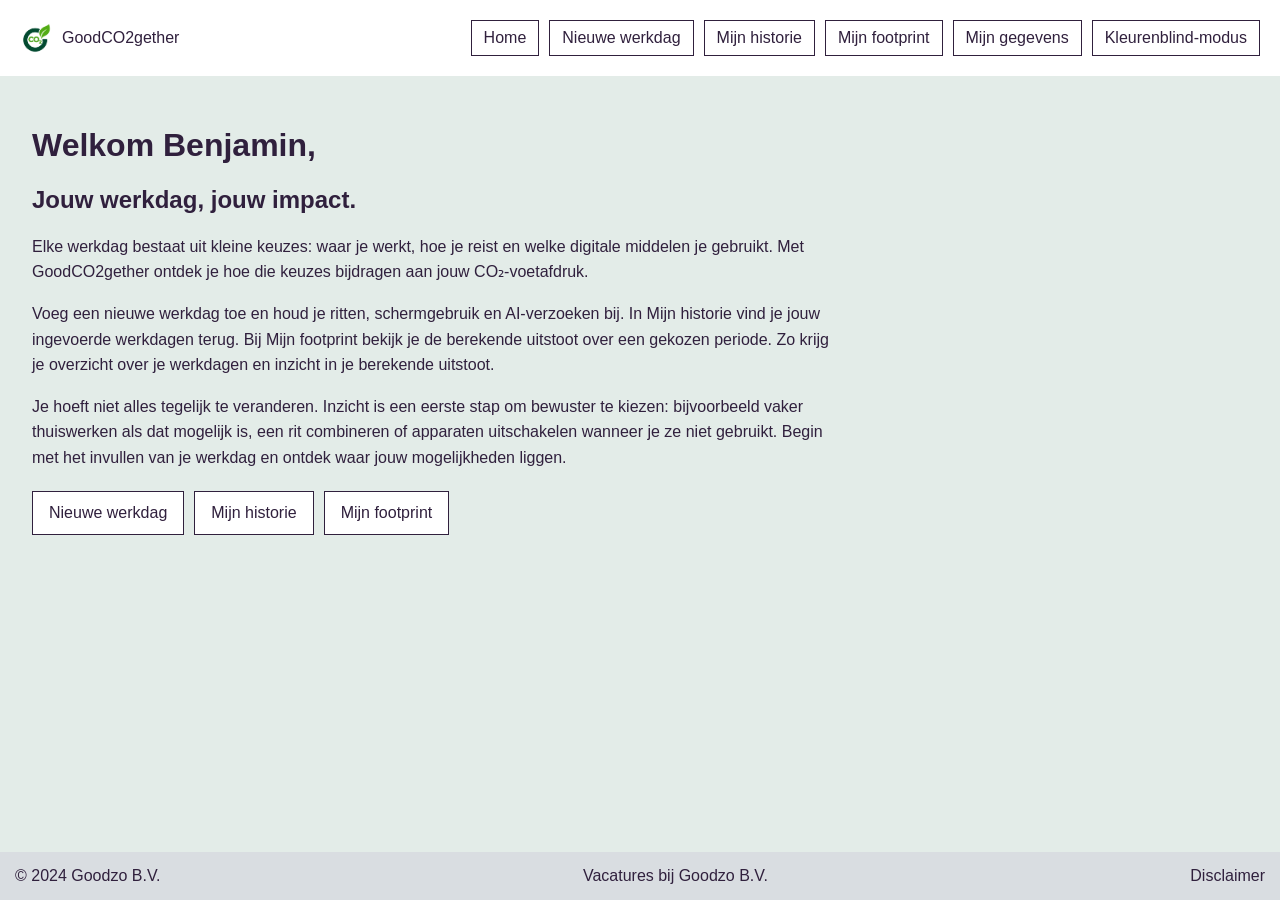
<file: HTML/index.html>
<!DOCTYPE html>
<html lang="nl">
<head>
    <meta charset="UTF-8">
    <meta name="viewport" content="width=device-width, initial-scale=1.0">
    <title>GoodCO2gether</title>
    <link rel="icon" type="image/png" href="../images/FaviconGCO2.png">
    <link rel="stylesheet" href="../CSS/style.css">
    <link rel="stylesheet" href="../CSS/index.css">
    <link rel="stylesheet" href="../CSS/kleurenblind.css">
    <script>
        if (localStorage.getItem("kleurenblind") === "true") {
            document.documentElement.dataset.theme = "kleurenblind";
        }
    </script>
    <script src="../JS/script.js" defer></script>
    <script src="../JS/index.js" defer></script>
</head>
<body>
    <header id="site-header">
        <div class="header-logo-container">
            <img src="../images/FaviconGCO2.png" alt="GoodCO2gether logo" class="header-logo">
            <span>GoodCO2gether</span>
        </div>
        <nav id="main-navigation">
            <a href="#" id="home-button">Home</a>
            <a href="#" id="werkdag-button">Nieuwe werkdag</a>
            <a href="#" id="historie-button">Mijn historie</a>
            <a href="#" id="footprint-button">Mijn footprint</a>
            <a href="#" id="gegevens-button">Mijn gegevens</a>
            <button
                id="kleurenblind-knop"
                class="kleurenblind-knop"
                type="button"
                aria-pressed="false">
                Kleurenblind-modus
            </button>
        </nav>
        <button
            id="header-toggle"
            class="header-toggle"
            type="button"
            aria-expanded="true"
            aria-controls="main-navigation">
            Menu
            <span class="header-toggle-icoon" aria-hidden="true">▾</span>
        </button>
    </header>
    <main>
        <h1>Welkom Benjamin,</h1>
        <h2>Jouw werkdag, jouw impact.</h2>
        <p>
            Elke werkdag bestaat uit kleine keuzes: waar je werkt, hoe je reist
            en welke digitale middelen je gebruikt. Met GoodCO2gether ontdek je
            hoe die keuzes bijdragen aan jouw CO₂-voetafdruk.
        </p>
        <p>
            Voeg een nieuwe werkdag toe en houd je ritten, schermgebruik en
            AI-verzoeken bij. In Mijn historie vind je jouw ingevoerde werkdagen
            terug. Bij Mijn footprint bekijk je de berekende uitstoot over een
            gekozen periode. Zo krijg je overzicht over je werkdagen en inzicht
            in je berekende uitstoot.
        </p>
        <p>
            Je hoeft niet alles tegelijk te veranderen. Inzicht is een eerste
            stap om bewuster te kiezen: bijvoorbeeld vaker thuiswerken als dat
            mogelijk is, een rit combineren of apparaten uitschakelen wanneer
            je ze niet gebruikt. Begin met het invullen van je werkdag en
            ontdek waar jouw mogelijkheden liggen.
        </p>
        <div>
            <button id="werkdag-main-button">Nieuwe werkdag</button>
            <button id="historie-main-button">Mijn historie</button>
            <button id="footprint-main-button">Mijn footprint</button>
        </div>
    </main>
    <footer>
        <article>
            <span>© 2024 Goodzo B.V.</span>
            <span>Vacatures bij Goodzo B.V.</span>
            <span>Disclaimer</span>
        </article>
    </footer>
</body>
</html>
</file>
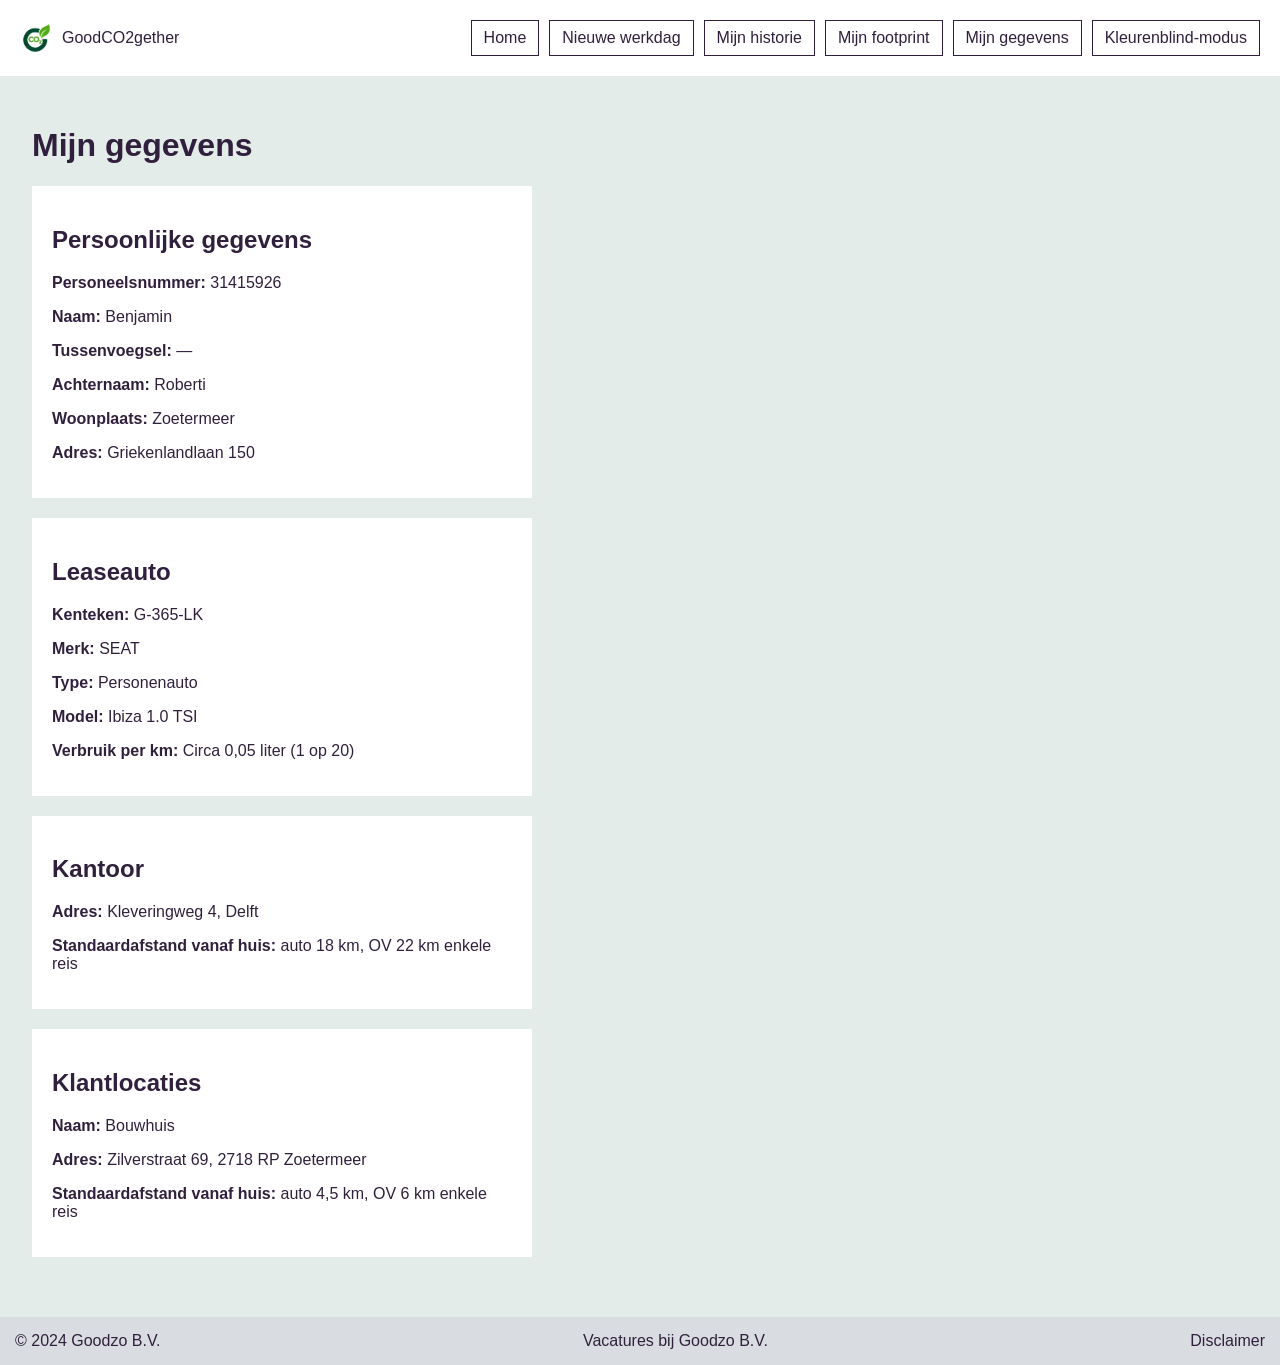
<file: HTML/gegevens.html>
<!DOCTYPE html>
<html lang="nl">
<head>
    <meta charset="UTF-8">
    <meta name="viewport" content="width=device-width, initial-scale=1.0">
    <title>GoodCO2gether</title>
    <link rel="icon" type="image/png" href="../images/FaviconGCO2.png">
    <link rel="stylesheet" href="../CSS/style.css">
    <link rel="stylesheet" href="../CSS/gegevens.css">
    <link rel="stylesheet" href="../CSS/kleurenblind.css">
    <script>
        if (localStorage.getItem("kleurenblind") === "true") {
            document.documentElement.dataset.theme = "kleurenblind";
        }
    </script>
    <script src="../JS/script.js" defer></script>
</head>
<body>
    <header id="site-header">
        <div class="header-logo-container">
            <img src="../images/FaviconGCO2.png" alt="GoodCO2gether logo" class="header-logo">
            <span>GoodCO2gether</span>
        </div>
        <nav id="main-navigation">
            <a href="#" id="home-button">Home</a>
            <a href="#" id="werkdag-button">Nieuwe werkdag</a>
            <a href="#" id="historie-button">Mijn historie</a>
            <a href="#" id="footprint-button">Mijn footprint</a>
            <a href="#" id="gegevens-button">Mijn gegevens</a>
            <button
                id="kleurenblind-knop"
                class="kleurenblind-knop"
                type="button"
                aria-pressed="false">
                Kleurenblind-modus
            </button>
        </nav>
        <button
            id="header-toggle"
            class="header-toggle"
            type="button"
            aria-expanded="true"
            aria-controls="main-navigation">
            Menu
            <span class="header-toggle-icoon" aria-hidden="true">▾</span>
        </button>
    </header>
    <main>
        <h1>Mijn gegevens</h1>
        <div class="persoonlijke-gegevens-blok">
            <h2>Persoonlijke gegevens</h2>
            <p><strong>Personeelsnummer:</strong> 31415926</p>
            <p><strong>Naam:</strong> Benjamin</p>
            <p><strong>Tussenvoegsel:</strong> —</p>
            <p><strong>Achternaam:</strong> Roberti</p>
            <p><strong>Woonplaats:</strong> Zoetermeer</p>
            <p><strong>Adres:</strong> Griekenlandlaan 150</p>
        </div>
        <div class="leaseauto-blok">
            <h2>Leaseauto</h2>
            <p><strong>Kenteken:</strong> G-365-LK</p>
            <p><strong>Merk:</strong> SEAT</p>
            <p><strong>Type:</strong> Personenauto</p>
            <p><strong>Model:</strong> Ibiza 1.0 TSI</p>
            <p><strong>Verbruik per km:</strong> Circa 0,05 liter (1 op 20)</p>
        </div>
        <div class="klantlocaties-blok">
            <h2>Kantoor</h2>
            <p><strong>Adres:</strong> Kleveringweg 4, Delft</p>
            <p><strong>Standaardafstand vanaf huis:</strong> auto 18 km, OV 22 km enkele reis</p>
        </div>
        <div class="klantlocaties-blok">
            <h2>Klantlocaties</h2>
            <p><strong>Naam:</strong> Bouwhuis</p>
            <p><strong>Adres:</strong> Zilverstraat 69, 2718 RP Zoetermeer</p>
            <p><strong>Standaardafstand vanaf huis:</strong> auto 4,5 km, OV 6 km enkele reis</p>
        </div>
    </main>
    <footer>
        <article>
            <span>© 2024 Goodzo B.V.</span>
            <span>Vacatures bij Goodzo B.V.</span>
            <span>Disclaimer</span>
        </article>
    </footer>
</body>
</html>
</file>
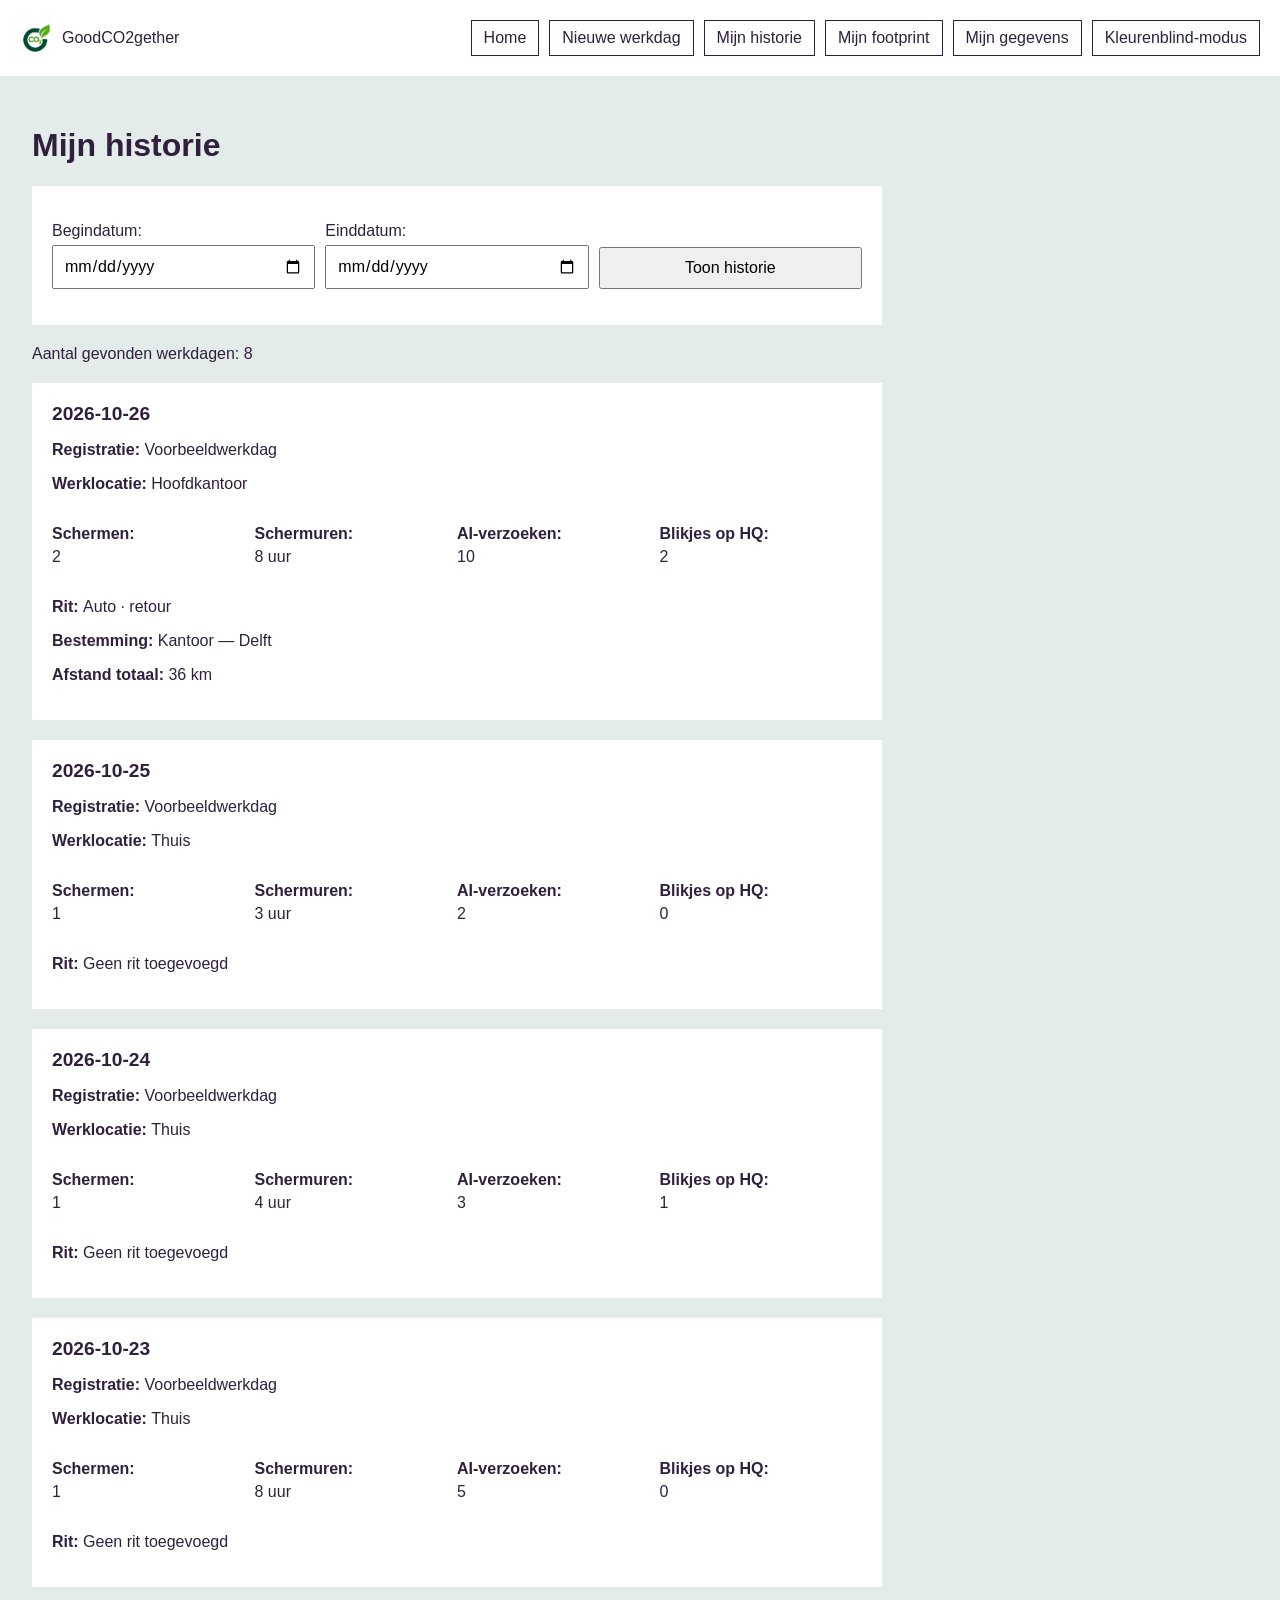
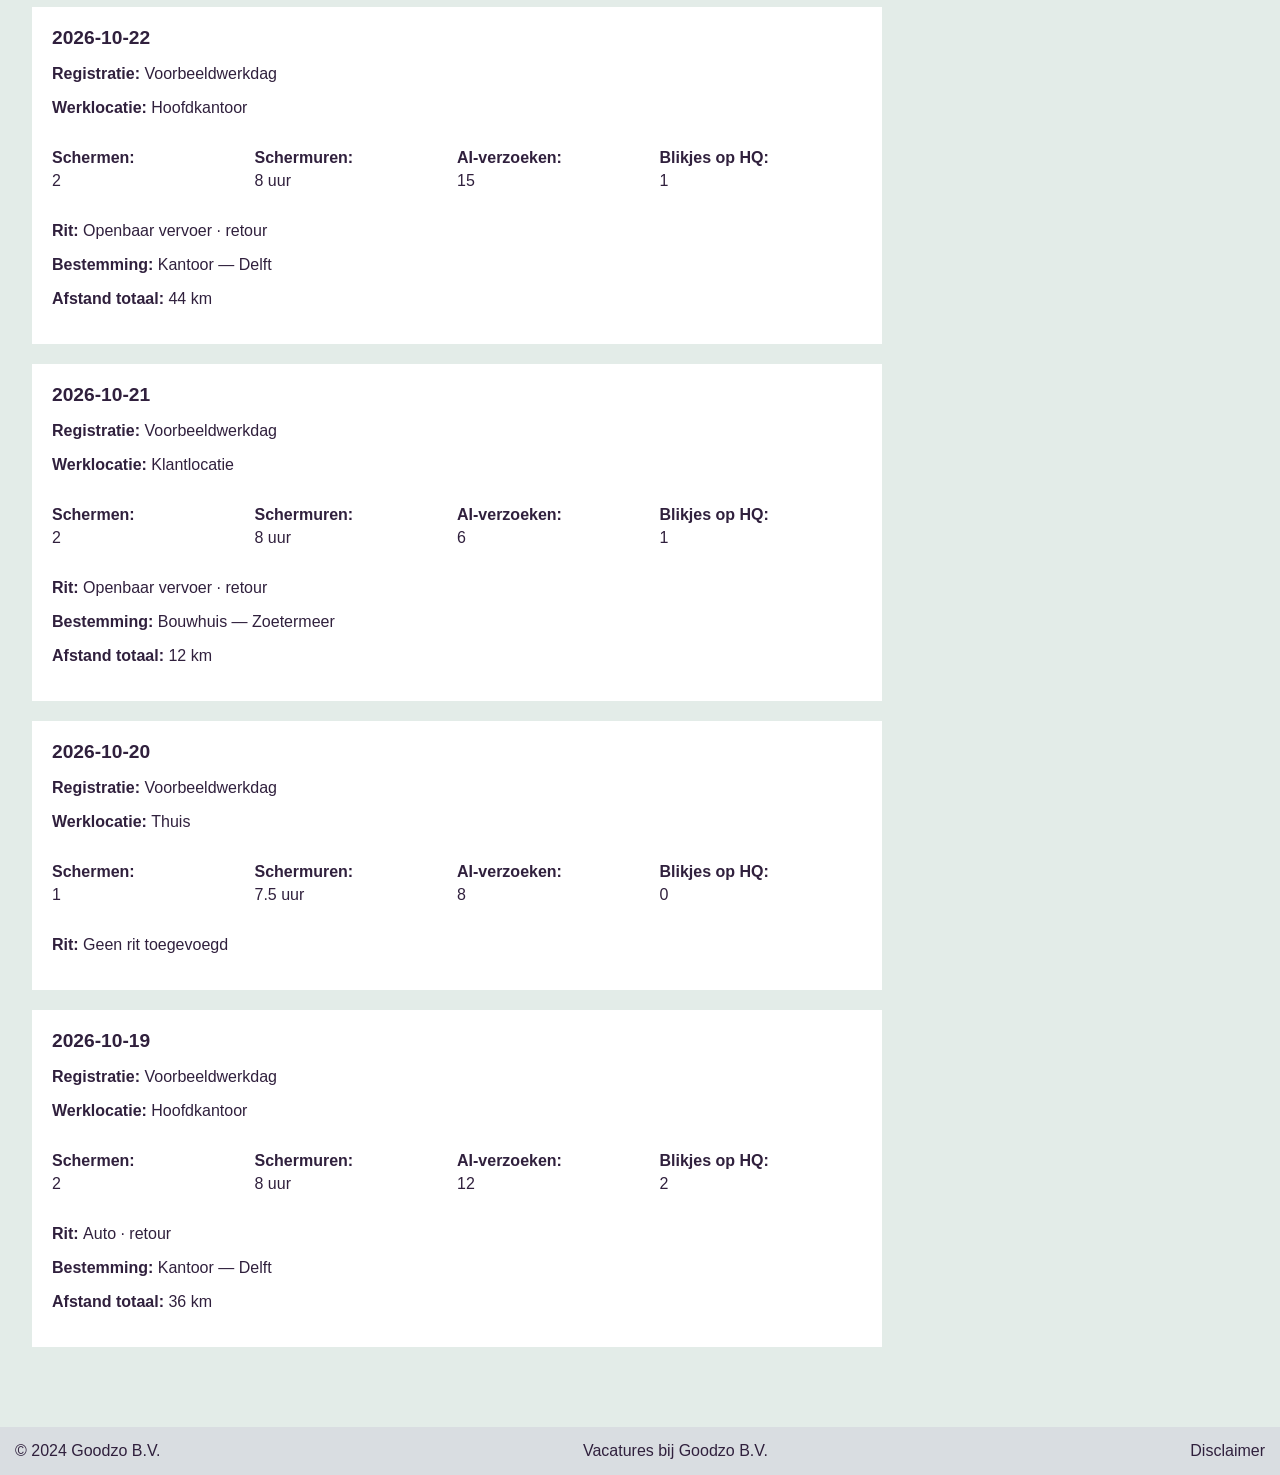
<file: HTML/historie.html>
<!DOCTYPE html>
<html lang="nl">
<head>
    <meta charset="UTF-8">
    <meta name="viewport" content="width=device-width, initial-scale=1.0">
    <title>GoodCO2gether</title>
    <link rel="icon" type="image/png" href="../images/FaviconGCO2.png">
    <link rel="stylesheet" href="../CSS/style.css">
    <link rel="stylesheet" href="../CSS/historie.css">
    <link rel="stylesheet" href="../CSS/kleurenblind.css">
    <script>
        if (localStorage.getItem("kleurenblind") === "true") {
            document.documentElement.dataset.theme = "kleurenblind";
        }
    </script>
    <script src="../JS/script.js" defer></script>
    <script src="../JS/voorbeeldwerkdagen.js" defer></script>
    <script src="../JS/historie.js" defer></script>
</head>
<body>
    <header id="site-header">
        <div class="header-logo-container">
            <img src="../images/FaviconGCO2.png" alt="GoodCO2gether logo" class="header-logo">
            <span>GoodCO2gether</span>
        </div>
        <nav id="main-navigation">
            <a href="#" id="home-button">Home</a>
            <a href="#" id="werkdag-button">Nieuwe werkdag</a>
            <a href="#" id="historie-button">Mijn historie</a>
            <a href="#" id="footprint-button">Mijn footprint</a>
            <a href="#" id="gegevens-button">Mijn gegevens</a>
            <button
                id="kleurenblind-knop"
                class="kleurenblind-knop"
                type="button"
                aria-pressed="false">
                Kleurenblind-modus
            </button>
        </nav>
        <button
            id="header-toggle"
            class="header-toggle"
            type="button"
            aria-expanded="true"
            aria-controls="main-navigation">
            Menu
            <span class="header-toggle-icoon" aria-hidden="true">▾</span>
        </button>
    </header>
    <main>
        <h1>Mijn historie</h1>
        <form id="historie-formulier">
            <div class="form-groep">
                <label for="begindatum">Begindatum:</label>
                <input type="date" id="begindatum">
            </div>
            <div class="form-groep">
                <label for="einddatum">Einddatum:</label>
                <input type="date" id="einddatum">
            </div>
            <div class="form-groep">
                <button type="submit">Toon historie</button>
            </div>
        </form>
        <p id="historie-melding" role="status"></p>
        <section id="historie-overzicht" aria-label="Opgeslagen werkdagen"></section>
    </main>
    <footer>
        <article>
            <span>© 2024 Goodzo B.V.</span>
            <span>Vacatures bij Goodzo B.V.</span>
            <span>Disclaimer</span>
        </article>
    </footer>
</body>
</html>
</file>
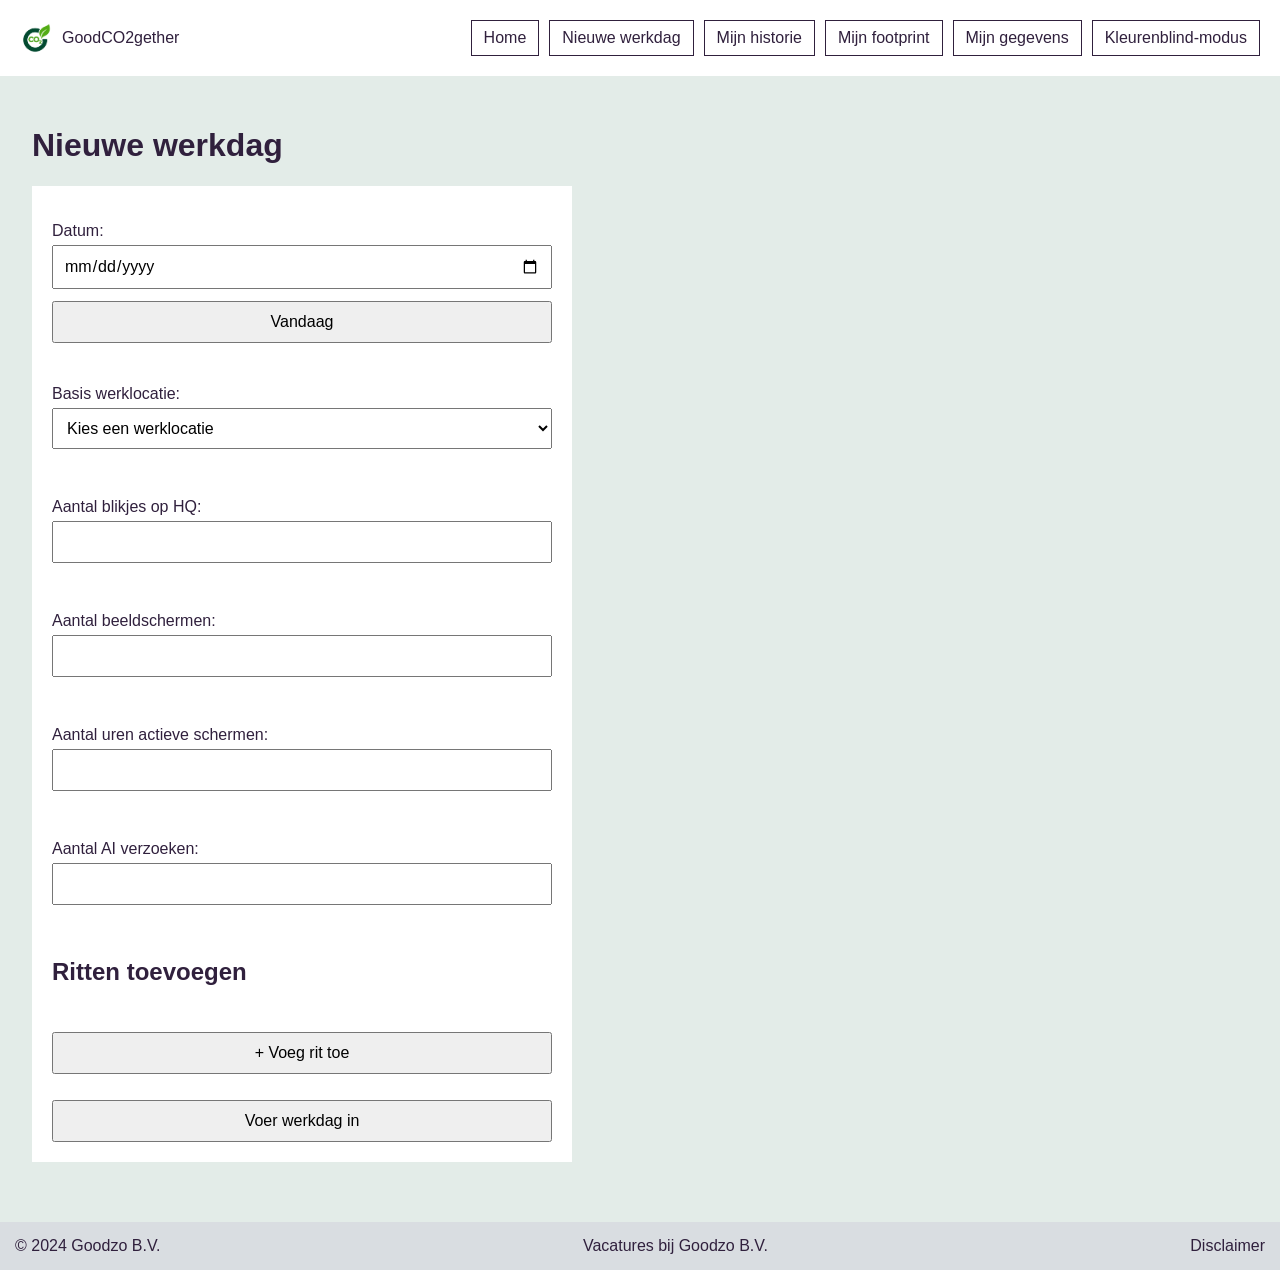
<file: HTML/nieuwe-werkdag.html>
<!DOCTYPE html>
<html lang="nl">
<head>
    <meta charset="UTF-8">
    <meta name="viewport" content="width=device-width, initial-scale=1.0">
    <title>GoodCO2gether</title>
    <link rel="icon" type="image/png" href="../images/FaviconGCO2.png">
    <link rel="stylesheet" href="../CSS/style.css">
    <link rel="stylesheet" href="../CSS/nieuwe-werkdag.css">
    <link rel="stylesheet" href="../CSS/kleurenblind.css">
    <script>
        if (localStorage.getItem("kleurenblind") === "true") {
            document.documentElement.dataset.theme = "kleurenblind";
        }
    </script>
    <script src="../JS/script.js" defer></script>
    <script src="../JS/nieuwe-werkdag.js" defer></script>
</head>
<body>
    <div id="succes-toast" class="toast" role="status" aria-live="polite">
        <span class="toast-icoon" aria-hidden="true">✓</span>
        <span>Werkdag succesvol opgeslagen</span>
    </div>
    <header id="site-header">
        <div class="header-logo-container">
            <img src="../images/FaviconGCO2.png" alt="GoodCO2gether logo" class="header-logo">
            <span>GoodCO2gether</span>
        </div>
        <nav id="main-navigation">
            <a href="#" id="home-button">Home</a>
            <a href="#" id="werkdag-button">Nieuwe werkdag</a>
            <a href="#" id="historie-button">Mijn historie</a>
            <a href="#" id="footprint-button">Mijn footprint</a>
            <a href="#" id="gegevens-button">Mijn gegevens</a>
            <button
                id="kleurenblind-knop"
                class="kleurenblind-knop"
                type="button"
                aria-pressed="false">
                Kleurenblind-modus
            </button>
        </nav>
        <button
            id="header-toggle"
            class="header-toggle"
            type="button"
            aria-expanded="true"
            aria-controls="main-navigation">
            Menu
            <span class="header-toggle-icoon" aria-hidden="true">▾</span>
        </button>
    </header>
    <main>
        <h1>Nieuwe werkdag</h1>
        <form id="werkdag-formulier" novalidate>
            <div class="form-groep">
                <label for="datum">Datum:</label>
                <input
                    type="date"
                    id="datum"
                    name="datum"
                    required>
                <small class="foutmelding" id="datum-fout"></small>
                <button type="button" id="vandaag-knop">Vandaag</button>
            </div>
            <div class="form-groep">
                <label for="werklocatie">Basis werklocatie:</label>
                <select id="werklocatie" name="werklocatie" required>
                    <option value="">Kies een werklocatie</option>
                    <option value="hoofdkantoor">Hoofdkantoor</option>
                    <option value="thuis">Thuis</option>
                    <option value="klantlocatie">Klantlocatie</option>
                </select>
                <small class="foutmelding" id="werklocatie-fout"></small>
            </div>
            <div class="form-groep">
                <label for="blikjes">Aantal blikjes op HQ:</label>
                <input
                    type="number"
                    id="blikjes"
                    name="blikjes"
                    min="0"
                    step="1"
                    required>
                <small class="foutmelding" id="blikjes-fout"></small>
            </div>
            <div class="form-groep">
                <label for="schermen">Aantal beeldschermen:</label>
                <input
                    type="number"
                    id="schermen"
                    name="schermen"
                    min="0"
                    step="1"
                    required>
                <small class="foutmelding" id="schermen-fout"></small>
            </div>
            <div class="form-groep">
                <label for="uren">Aantal uren actieve schermen:</label>
                <input
                    type="number"
                    id="uren"
                    name="uren"
                    min="0"
                    step="0.1"
                    required>
                <small class="foutmelding" id="uren-fout"></small>
            </div>
            <div class="form-groep">
                <label for="ai">Aantal AI verzoeken:</label>
                <input
                    type="number"
                    id="ai"
                    name="ai"
                    min="0"
                    step="1"
                    required>
                <small class="foutmelding" id="ai-fout"></small>
            </div>
            <h2>Ritten toevoegen</h2>
            <div class="form-groep">
                <button type="button" id="rit-toevoegen-knop">+ Voeg rit toe</button>
            </div>
            <button type="submit" id="werkdag-invoeren-knop">Voer werkdag in</button>
        </form>
        <dialog id="rit-popup" class="rit-popup" aria-labelledby="rit-popup-titel">
            <form id="rit-formulier" novalidate>
                <h2 id="rit-popup-titel">Rit toevoegen</h2>
                <p class="rit-uitleg">Vertrek: Griekenlandlaan 150, Zoetermeer.</p>
                <div class="form-groep">
                    <label for="bestemming">Bestemming:</label>
                    <select id="bestemming" name="bestemming" required>
                        <option value="">Kies een bestemming</option>
                        <option value="kantoor">Kantoor — Kleveringweg 4, Delft</option>
                        <option value="bouwhuis">Bouwhuis — Zilverstraat 69, Zoetermeer</option>
                    </select>
                    <small class="foutmelding" id="bestemming-fout"></small>
                </div>
                <div class="form-groep">
                    <label for="vervoersmiddel">Vervoersmiddel:</label>
                    <select id="vervoersmiddel" name="vervoersmiddel" required>
                        <option value="">Kies een vervoersmiddel</option>
                        <option value="auto">Auto</option>
                        <option value="openbaar-vervoer">Openbaar vervoer</option>
                    </select>
                    <small class="foutmelding" id="vervoersmiddel-fout"></small>
                </div>
                <div class="form-groep">
                    <label for="kilometers">Kilometers enkele reis:</label>
                    <input type="number" id="kilometers" name="kilometers"
                        min="0.1" step="0.1" required>
                    <small class="foutmelding" id="kilometers-fout"></small>
                    <small class="rit-uitleg">De afstand is vooraf ingevuld. Pas deze aan als je meer of minder kilometers hebt gereisd. Vink ‘Retour’ aan om de heen- en terugreis mee te tellen.</small>
                </div>
                <div class="form-groep">
                    <input type="checkbox" id="retour" name="retour">
                    <label for="retour">Retour</label>
                </div>
                <button type="button" id="rit-annuleren-knop">Annuleren</button>
                <button type="submit">Toevoegen</button>
            </form>
        </dialog>
    </main>
    <footer>
        <article>
            <span>© 2024 Goodzo B.V.</span>
            <span>Vacatures bij Goodzo B.V.</span>
            <span>Disclaimer</span>
        </article>
    </footer>
</body>
</html>
</file>
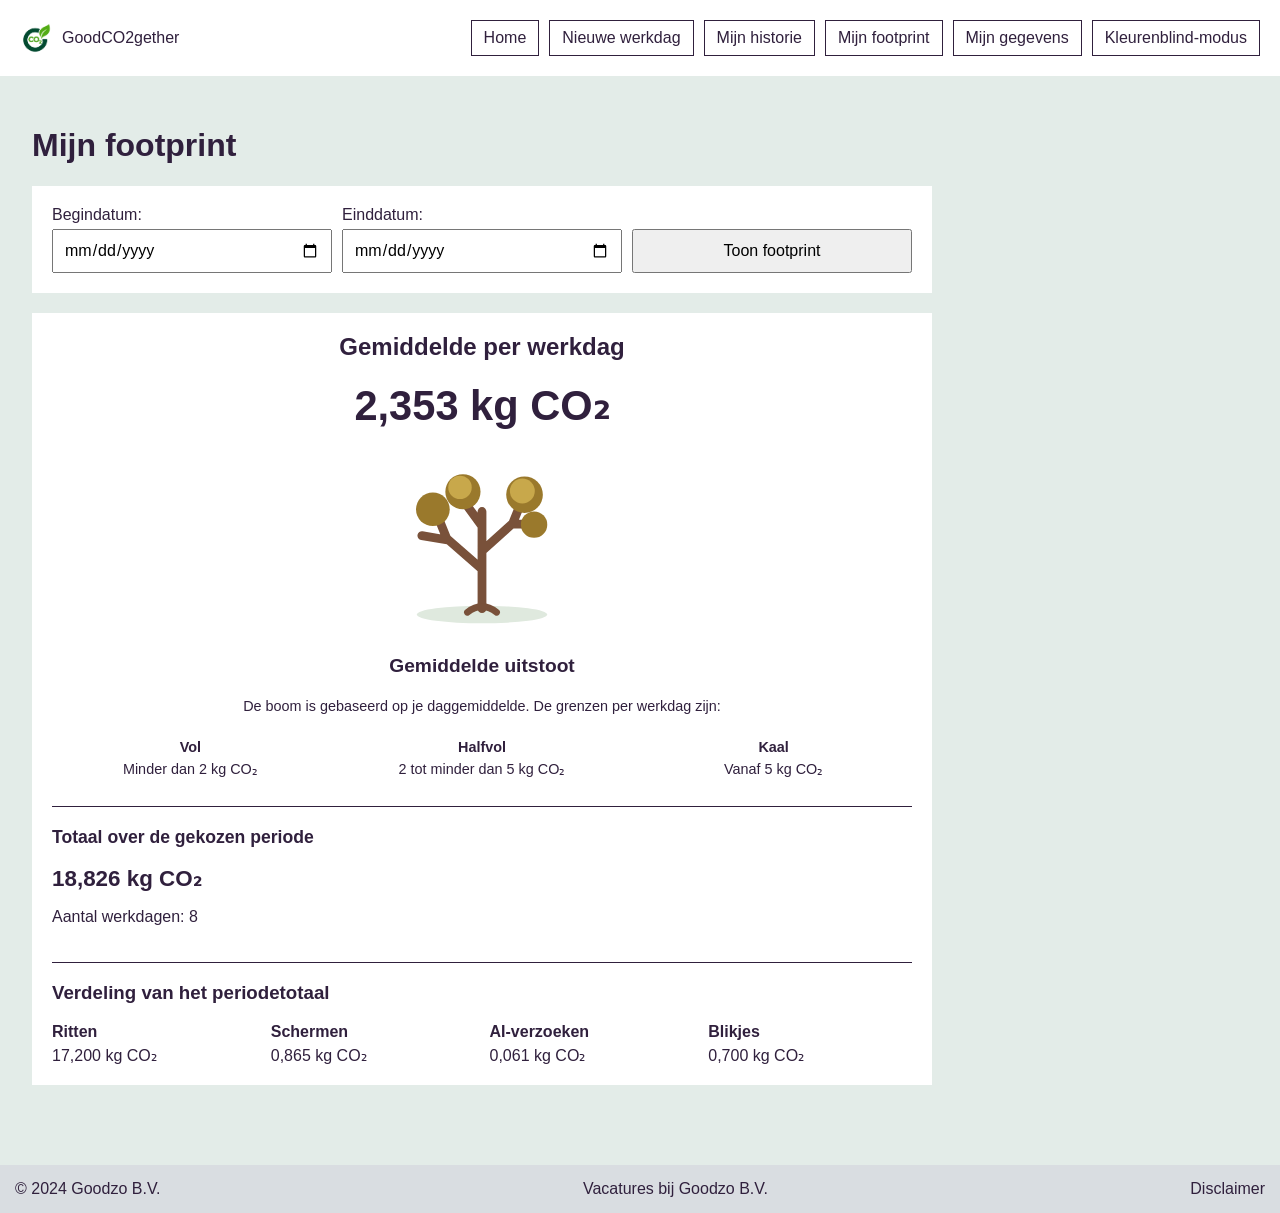
<file: HTML/voetafdruk.html>
<!DOCTYPE html>
<html lang="nl">
<head>
    <meta charset="UTF-8">
    <meta name="viewport" content="width=device-width, initial-scale=1.0">
    <title>GoodCO2gether</title>
    <link rel="icon" type="image/png" href="../images/FaviconGCO2.png">
    <link rel="stylesheet" href="../CSS/style.css">
    <link rel="stylesheet" href="../CSS/voetafdruk.css">
    <link rel="stylesheet" href="../CSS/kleurenblind.css">
    <script>
        if (localStorage.getItem("kleurenblind") === "true") {
            document.documentElement.dataset.theme = "kleurenblind";
        }
    </script>
    <script src="../JS/script.js" defer></script>
    <script src="../JS/voorbeeldwerkdagen.js" defer></script>
    <script src="../JS/voetafdruk.js" defer></script>
</head>
<body>
    <header id="site-header">
        <div class="header-logo-container">
            <img src="../images/FaviconGCO2.png" alt="GoodCO2gether logo" class="header-logo">
            <span>GoodCO2gether</span>
        </div>
        <nav id="main-navigation">
            <a href="#" id="home-button">Home</a>
            <a href="#" id="werkdag-button">Nieuwe werkdag</a>
            <a href="#" id="historie-button">Mijn historie</a>
            <a href="#" id="footprint-button">Mijn footprint</a>
            <a href="#" id="gegevens-button">Mijn gegevens</a>
            <button
                id="kleurenblind-knop"
                class="kleurenblind-knop"
                type="button"
                aria-pressed="false">
                Kleurenblind-modus
            </button>
        </nav>
        <button
            id="header-toggle"
            class="header-toggle"
            type="button"
            aria-expanded="true"
            aria-controls="main-navigation">
            Menu
            <span class="header-toggle-icoon" aria-hidden="true">▾</span>
        </button>
    </header>
    <main>
        <h1>Mijn footprint</h1>
        <form id="footprint-formulier">
            <div class="form-groep">
                <label for="begindatum">Begindatum:</label>
                <input type="date" id="begindatum">
            </div>
            <div class="form-groep">
                <label for="einddatum">Einddatum:</label>
                <input type="date" id="einddatum">
            </div>
            <button type="submit">Toon footprint</button>
        </form>
        <p id="footprint-melding" role="status"></p>
        <div class="footprint-indeling">
            <section id="footprint-resultaat" class="footprint-vlak footprint-verborgen">
                <div id="footprint-boom" class="footprint-boom footprint-verborgen">
                    <h2>Gemiddelde per werkdag</h2>
                    <p id="footprint-gemiddelde" class="footprint-gemiddelde"></p>
                    <img id="boom-afbeelding" alt="">
                    <p id="boom-status" class="boom-status"></p>
                    <p class="boom-uitleg">
                        De boom is gebaseerd op je daggemiddelde. De grenzen per werkdag zijn:
                    </p>
                    <ul class="boom-grenzen">
                        <li><strong>Vol</strong><br>Minder dan 2 kg CO₂</li>
                        <li><strong>Halfvol</strong><br>2 tot minder dan 5 kg CO₂</li>
                        <li><strong>Kaal</strong><br>Vanaf 5 kg CO₂</li>
                    </ul>
                </div>
                <div class="footprint-periode">
                    <h3>Totaal over de gekozen periode</h3>
                    <p id="footprint-totaal" class="footprint-totaal"></p>
                    <p id="footprint-aantal"></p>
                    <p id="footprint-waarschuwing" role="status"></p>
                </div>
                <h3>Verdeling van het periodetotaal</h3>
                <div class="footprint-verdeling">
                    <p><strong>Ritten</strong><span id="uitstoot-ritten"></span></p>
                    <p><strong>Schermen</strong><span id="uitstoot-schermen"></span></p>
                    <p><strong>AI-verzoeken</strong><span id="uitstoot-ai"></span></p>
                    <p><strong>Blikjes</strong><span id="uitstoot-blikjes"></span></p>
                </div>
            </section>
        </div>
    </main>
    <footer>
        <article>
            <span>© 2024 Goodzo B.V.</span>
            <span>Vacatures bij Goodzo B.V.</span>
            <span>Disclaimer</span>
        </article>
    </footer>
</body>
</html>
</file>
<file: CSS/style.css>
/* Kleuren */
:root {
    --kleur-tekst: #30203d;
    --kleur-accent: #245B66;
    --kleur-achtergrond: #E3ECE8;
    --kleur-vlak: white;
    --kleur-footer: #d9dde1;
    --kleur-succes: #2E7D32;
    --kleur-fout: red;
}
* {
    box-sizing: border-box;
}
body {
    margin: 0;
    min-height: 100vh;
    display: flex;
    flex-direction: column;
    font-family: Arial, Helvetica, sans-serif;
    background-color: var(--kleur-achtergrond);
    color: var(--kleur-tekst);
}
/* Header */
header {
    background-color: var(--kleur-vlak);
    padding: 15px;
    display: flex;
    flex-wrap: wrap;
    align-items: center;
    gap: 15px;
    position: sticky;
    top: 0;
    z-index: 1000;
    transition: 0.5s ease;
}
header.collapsed {
    padding-top: 10px;
    padding-bottom: 10px;
}
.header-logo-container {
    display: flex;
    align-items: center;
    flex: 1;
    gap: 10px;
}
.header-logo {
    width: 32px;
    height: 32px;
    object-fit: contain;
}
.header-toggle {
    display: inline-flex;
    align-items: center;
    gap: 6px;
    color: var(--kleur-tekst);
    background-color: var(--kleur-vlak);
    border: 1px solid var(--kleur-tekst);
    padding: 8px 12px;
    margin-left: 10px;
    cursor: pointer;
    font-family: Arial, Helvetica, sans-serif;
    font-size: 14px;
    transition: 0.5s;
}
.header-toggle:hover {
    background-color: var(--kleur-accent);
    color: white;
}
.header-toggle-icoon {
    display: inline-block;
    transition: transform 0.3s ease;
}
.header-toggle[aria-expanded="true"] .header-toggle-icoon {
    transform: rotate(180deg);
}
/* Navigatie */
nav {
    display: flex;
    flex-direction: column;
    gap: 10px;
    order: 3;
    width: 100%;
    margin-left: 0;
    max-height: 500px;
    opacity: 1;
    overflow: hidden;
    transition: max-height 0.5s ease, opacity 0.3s ease;
}
header.collapsed nav {
    max-height: 0;
    opacity: 0;
}
nav a,
.kleurenblind-knop {
    color: var(--kleur-tekst);
    text-decoration: none;
    padding: 8px 12px;
    border: 1px solid var(--kleur-tekst);
    background-color: var(--kleur-vlak);
    transition: 0.5s;
}
nav a:hover,
.kleurenblind-knop:hover {
    background-color: var(--kleur-accent);
    color: white;
}
/* Kleurenblind-knop */
.kleurenblind-knop {
    font: inherit;
    text-align: left;
    cursor: pointer;
}
.kleurenblind-knop[aria-pressed="true"]::before {
    content: "✓ ";
}
/* Inhoud */
main {
    width: 90%;
    margin: 20px auto;
    flex: 1;
}
h1 {
    font-size: 1.5rem;
}
/* Formulieren */
form {
    display: grid;
    grid-template-columns: 100%;
    gap: 10px;
    width: 100%;
    max-width: 540px;
    background-color: var(--kleur-vlak);
    padding: 20px;
}
.form-groep {
    display: grid;
    grid-template-columns: 100%;
    gap: 5px;
    margin: 1em 0;
}
input,
select,
textarea,
form button {
    width: 100%;
    min-width: 0;
    max-width: 100%;
    padding: 10px;
    font-family: Arial, Helvetica, sans-serif;
    font-size: 1rem;
}
/* Toast */
.toast {
    position: fixed;
    top: 12px;
    left: 12px;
    right: 12px;
    z-index: 1100;
    display: flex;
    align-items: center;
    gap: 10px;
    padding: 12px 18px;
    background-color: var(--kleur-succes);
    color: white;
    border-radius: 8px;
    box-shadow: 0 4px 12px rgba(0, 0, 0, 0.2);
    font-weight: bold;
    opacity: 0;
    transform: translateY(-10px);
    transition: opacity 0.3s ease, transform 0.3s ease;
    pointer-events: none;
}
.toast.toast-zichtbaar {
    opacity: 1;
    transform: translateY(0);
}
.toast-icoon {
    display: flex;
    align-items: center;
    justify-content: center;
    flex-shrink: 0;
    width: 22px;
    height: 22px;
    background-color: white;
    color: var(--kleur-succes);
    border-radius: 50%;
    font-size: 14px;
}
/* Footer */
footer {
    background-color: var(--kleur-footer);
    padding: 10px;
    margin-top: 20px;
}
footer article {
    display: flex;
    flex-direction: column;
    gap: 10px;
}
/* Desktop */
@media only screen and (min-width: 1025px) {
    header,
    header.collapsed {
        padding: 20px;
    }
    .header-logo-container {
        flex: 0 1 auto;
    }
    .header-toggle {
        display: none;
    }
    nav,
    header.collapsed nav {
        flex-direction: row;
        flex-wrap: wrap;
        order: 0;
        width: auto;
        margin-left: auto;
        max-height: 500px;
        opacity: 1;
    }
    main {
        width: 95%;
        margin: 30px auto;
    }
    h1 {
        font-size: 2rem;
    }
    .toast {
        top: 20px;
        left: auto;
        right: 20px;
    }
    footer {
        padding: 15px;
        margin-top: 30px;
    }
    footer article {
        flex-direction: row;
        flex-wrap: wrap;
        justify-content: space-between;
    }
}
</file>
<file: CSS/index.css>
main p {
    max-width: 800px;
    line-height: 1.6;
}
main div {
    display: flex;
    flex-direction: column;
    gap: 10px;
    max-width: 800px;
    margin-top: 20px;
}
main button {
    color: var(--kleur-tekst);
    background-color: var(--kleur-vlak);
    border: 1px solid var(--kleur-tekst);
    padding: 12px 16px;
    font-family: Arial, Helvetica, sans-serif;
    font-size: 1rem;
    cursor: pointer;
    transition: 0.5s;
}
main button:hover {
    background-color: var(--kleur-accent);
    color: white;
}
@media only screen and (min-width: 1025px) {
    main div {
        flex-direction: row;
        flex-wrap: wrap;
    }
}
</file>
<file: CSS/kleurenblind.css>
/* Kleurenblind-modus */
[data-theme="kleurenblind"] {
    --kleur-tekst: #1a06f2;
    --kleur-accent: #009cf7;
    --kleur-achtergrond: #000000;
    --kleur-footer: #00ff22;
    --kleur-succes: #109ff2;
    --kleur-fout: #ff1900;
}
</file>
<file: CSS/gegevens.css>
.persoonlijke-gegevens-blok {
    background-color: var(--kleur-vlak);
    padding: 20px;
    max-width: 500px;
    margin-bottom: 20px;
}

.leaseauto-blok {
    background-color: var(--kleur-vlak);
    padding: 20px;
    max-width: 500px;
    margin-bottom: 20px;
}

.klantlocaties-blok {
    background-color: var(--kleur-vlak);
    padding: 20px;
    max-width: 500px;
}



.klantlocaties-blok + .klantlocaties-blok {
    margin-top: 20px;
}
</file>
<file: CSS/historie.css>
#historie-formulier {
    max-width: 850px;
}

#historie-melding {
    margin: 20px 0;
}

#historie-overzicht {
    max-width: 850px;
}

.historie-werkdag {
    background-color: var(--kleur-vlak);
    padding: 20px;
    margin-bottom: 20px;
}

.historie-werkdag h2 {
    margin-top: 0;
    font-size: 1.2rem;
}

.historie-werkdag p {
    overflow-wrap: break-word;
}

.historie-details {
    display: grid;
    grid-template-columns: 50% 50%;
    margin: 15px 0;
}

.historie-details p {
    padding-right: 10px;
}

.historie-details strong {
    display: block;
    margin-bottom: 5px;
}

@media only screen and (min-width: 1025px) {
    #historie-formulier {
        grid-template-columns: 1fr 1fr 1fr;
        align-items: end;
    }

    .historie-details {
        grid-template-columns: 25% 25% 25% 25%;
    }
}
</file>
<file: CSS/nieuwe-werkdag.css>
.foutmelding {
    color: var(--kleur-fout);
    font-size: 0.9rem;
    margin-top: 2px;
}
input.ongeldig,
select.ongeldig {
    border: 1px solid var(--kleur-fout);
}


.rit-popup::backdrop {
    background-color: rgba(0, 0, 0, 0.5);
}

.rit-popup input[type="checkbox"] {
    appearance: none;
    display: inline-grid;
    place-content: center;
    width: 1.2rem;
    height: 1.2rem;
    border: 1px solid #767676;
    border-radius: 3px;
    background-color: #fff;
    cursor: pointer;
    vertical-align: middle;
}
.rit-popup input[type="checkbox"]:checked::before {
    content: "✓";
    color: var(--kleur-succes);
    font-weight: bold;
}
.rit-popup input[type="checkbox"]:focus-visible {
    outline: 2px solid var(--kleur-succes);
    outline-offset: 2px;
}

#rit-toevoegen-knop:disabled {
    opacity: 0.6;
    cursor: not-allowed;
}

.rit-popup {
    border: 1px solid var(--kleur-tekst);
    border-radius: 8px;
    padding: 1.5rem;
    width: 90%;
    max-width: 540px;
    max-height: 90vh;
    overflow-y: auto;
    background-color: var(--kleur-vlak);
    color: var(--kleur-tekst);
}

.rit-popup form {
    padding: 0;
}

.rit-uitleg {
    line-height: 1.5;
}
</file>
<file: CSS/voetafdruk.css>
.footprint-verborgen {
    display: none;
}

#footprint-formulier,
.footprint-indeling {
    max-width: 900px;
}

#footprint-formulier {
    margin-bottom: 20px;
}

#footprint-formulier .form-groep {
    margin: 0;
}

#footprint-formulier input,
#footprint-formulier button {
    height: 44px;
}

.footprint-indeling {
    display: grid;
    gap: 20px;
    margin: 20px 0;
}

.footprint-vlak {
    background-color: var(--kleur-vlak);
    padding: 20px;
    min-width: 0;
}

.footprint-vlak h2 {
    margin-top: 0;
}

.footprint-gemiddelde {
    font-size: 2.6rem;
    font-weight: bold;
    margin: 15px 0;
    overflow-wrap: break-word;
}

.footprint-boom {
    text-align: center;
    margin: 0 0 25px;
}

.footprint-boom img {
    display: block;
    width: 220px;
    max-width: 100%;
    height: auto;
    margin: 0 auto;
}

.boom-status {
    font-weight: bold;
    font-size: 1.2rem;
}

.boom-uitleg {
    font-size: 0.9rem;
    line-height: 1.5;
}

.boom-grenzen {
    display: grid;
    gap: 15px;
    margin: 20px 0;
    padding: 0;
    list-style: none;
    font-size: 0.9rem;
    line-height: 1.5;
}

.footprint-periode {
    padding: 20px 0;
    border-top: 1px solid var(--kleur-tekst);
    border-bottom: 1px solid var(--kleur-tekst);
}

.footprint-periode h3 {
    margin-top: 0;
    font-size: 1.1rem;
}

.footprint-totaal {
    font-size: 1.4rem;
    font-weight: bold;
    margin: 10px 0;
    overflow-wrap: break-word;
}

.footprint-verdeling {
    display: grid;
    grid-template-columns: 1fr 1fr;
    gap: 15px;
}

.footprint-verdeling p {
    margin: 0;
    overflow-wrap: break-word;
}

.footprint-verdeling strong {
    display: block;
    margin-bottom: 5px;
}

@media only screen and (min-width: 1025px) {
    #footprint-formulier {
        grid-template-columns: 1fr 1fr 1fr;
        align-items: end;
    }

    .boom-grenzen {
        grid-template-columns: 1fr 1fr 1fr;
    }

    .footprint-verdeling {
        grid-template-columns: 1fr 1fr 1fr 1fr;
    }
}
</file>
